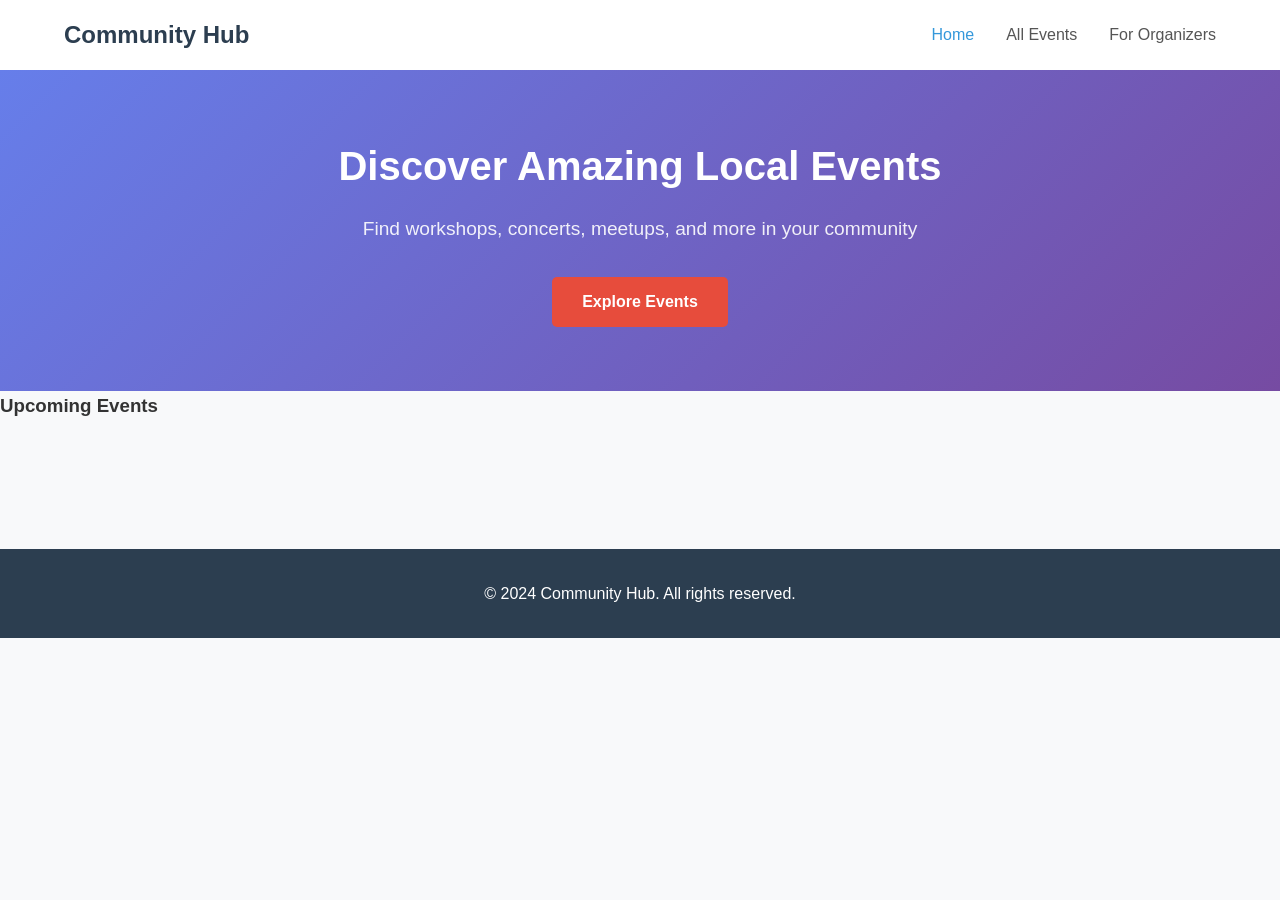
<file: index.html>
<!DOCTYPE html>
<html lang="en">
<head>
    <meta charset="UTF-8">
    <meta name="viewport" content="width=device-width, initial-scale=1.0">
    <title>Community Hub - Discover Local Events</title>
    <link rel="stylesheet" href="css/style.css">
</head>
<body>
    <header>
        <nav class="navbar">
            <div class="nav-brand">
                <h1>Community Hub</h1>
            </div>
            <div class="nav-links">
                <a href="index.html" class="active">Home</a>
                <a href="events.html">All Events</a>
                <a href="organizer-login.html">For Organizers</a>
            </div>
        </nav>
    </header>

    <main>
        <section class="hero">
            <div class="hero-content">
                <h2>Discover Amazing Local Events</h2>
                <p>Find workshops, concerts, meetups, and more in your community</p>
                <a href="events.html" class="cta-button">Explore Events</a>
            </div>
        </section>

        <section class="featured-events">
            <h3>Upcoming Events</h3>
            <div id="featuredEvents" class="events-grid">
                <!-- Events will be loaded by JavaScript -->
            </div>
        </section>
    </main>

    <footer>
        <p>&copy; 2024 Community Hub. All rights reserved.</p>
    </footer>

    <script src="js/main.js"></script>
    <script src="js/event-manager.js"></script>
</body>
</html>
</file>
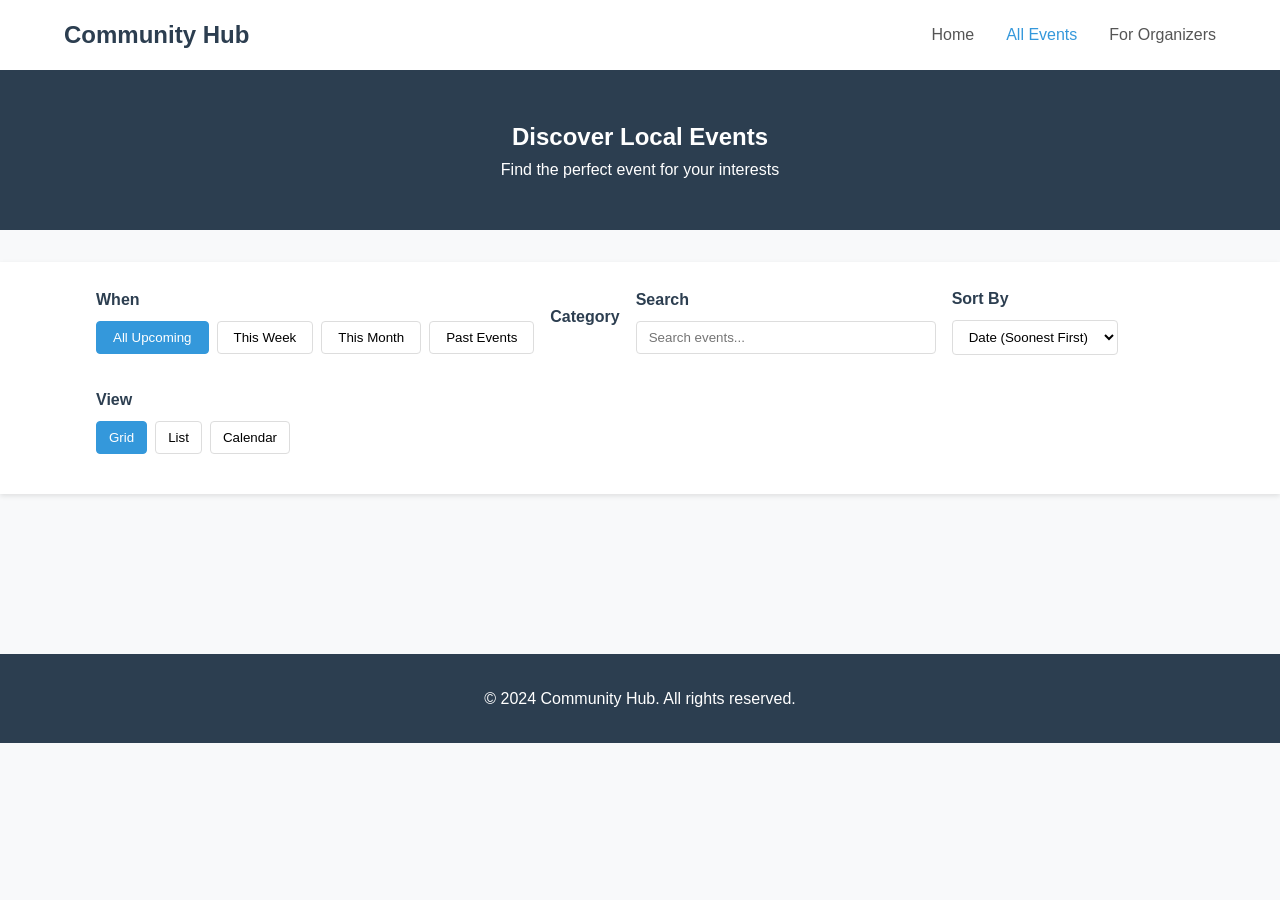
<file: events.html>
<!DOCTYPE html>
<html lang="en">
<head>
    <meta charset="UTF-8">
    <meta name="viewport" content="width=device-width, initial-scale=1.0">
    <title>All Events - Community Hub</title>
    <link rel="stylesheet" href="css/style.css">
</head>
<body>
    <header>
        <nav class="navbar">
            <div class="nav-brand">
                <h1>Community Hub</h1>
            </div>
            <div class="nav-links">
                <a href="index.html">Home</a>
                <a href="events.html" class="active">All Events</a>
                <a href="organizer-login.html">For Organizers</a>
            </div>
        </nav>
    </header>

    <main>
        <section class="page-header">
            <div class="container">
                <h2>Discover Local Events</h2>
                <p>Find the perfect event for your interests</p>
            </div>
        </section>

        <!-- Filters Section -->
        <section class="filters">
            <div class="container">
                <div class="filter-group">
                    <!-- Date Filters -->
                    <div class="filter-section">
                        <h4>When</h4>
                        <div class="filter-buttons">
                            <button class="filter-btn active" data-filter="date" data-value="all">All Upcoming</button>
                            <button class="filter-btn" data-filter="date" data-value="week">This Week</button>
                            <button class="filter-btn" data-filter="date" data-value="month">This Month</button>
                            <button class="filter-btn" data-filter="date" data-value="past">Past Events</button>
                        </div>
                    </div>

                    <!-- Category Filters -->
                    <div class="filter-section">
                        <h4>Category</h4>
                        <div class="filter-buttons" id="categoryFilters">
                            <!-- Categories will be loaded by JavaScript -->
                        </div>
                    </div>

                    <!-- Search -->
                    <div class="filter-section">
                        <h4>Search</h4>
                        <input type="text" id="searchInput" class="search-bar" placeholder="Search events...">
                    </div>

                    <!-- Sorting -->
                    <div class="filter-section">
                        <h4>Sort By</h4>
                        <select id="sortSelect" class="sort-select">
                            <option value="date-asc">Date (Soonest First)</option>
                            <option value="date-desc">Date (Latest First)</option>
                            <option value="title-asc">Title (A-Z)</option>
                            <option value="title-desc">Title (Z-A)</option>
                        </select>
                    </div>

                    <!-- View Toggle -->
                    <div class="filter-section">
                        <h4>View</h4>
                        <div class="view-toggle">
                            <button id="gridView" class="view-btn active">Grid</button>
                            <button id="listView" class="view-btn">List</button>
                            <button id="calendarView" class="view-btn">Calendar</button>
                        </div>
                    </div>
                </div>
            </div>
        </section>

        <!-- Events Display Area -->
        <section class="events-display">
            <div class="container">
                <div id="eventsContainer" class="events-grid">
                    <!-- Events will be loaded here by JavaScript -->
                </div>
                <div id="calendarContainer" class="calendar-view hidden">
                    <!-- Calendar will be loaded here -->
                </div>
                <div id="noEventsMessage" class="no-events hidden">
                    <p>No events found matching your criteria.</p>
                </div>
            </div>
        </section>
    </main>

    <footer>
        <p>&copy; 2024 Community Hub. All rights reserved.</p>
    </footer>

    <script src="js/events.js"></script>
    <script src="js/event-manager.js"></script>
</body>
</html>
</file>
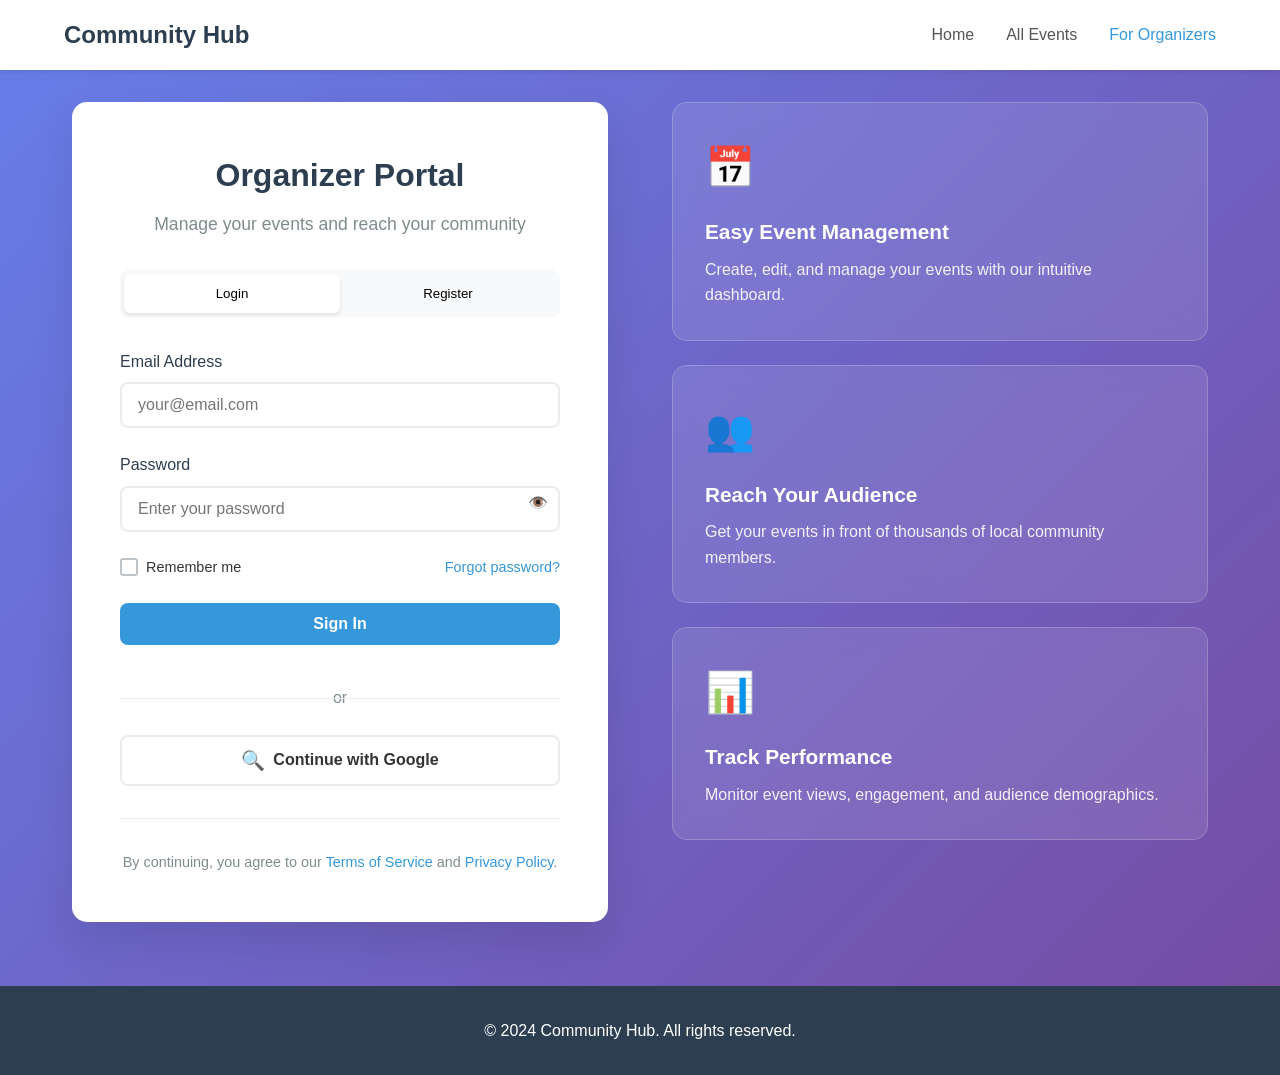
<file: organizer-dashboard.html>
<!DOCTYPE html>
<html lang="en">
<head>
    <meta charset="UTF-8">
    <meta name="viewport" content="width=device-width, initial-scale=1.0">
    <title>Organizer Dashboard - Community Hub</title>
    <link rel="stylesheet" href="css/style.css">
    <link rel="stylesheet" href="css/dashboard.css">
</head>
<body>
    <header>
        <nav class="navbar">
            <div class="nav-brand">
                <h1><a href="index.html" style="text-decoration: none; color: inherit;">Community Hub</a></h1>
            </div>
            <div class="nav-links">
                <a href="index.html">Home</a>
                <a href="events.html">All Events</a>
                <div class="user-menu">
                    <span id="userGreeting">Welcome, Organizer!</span>
                    <div class="dropdown">
                        <a href="create-event.html" class="dropdown-item">Create Event</a>
                        <a href="#" id="logoutButton" class="dropdown-item">Logout</a>
                    </div>
                </div>
            </div>
        </nav>
    </header>

    <main class="dashboard-container">
        <!-- Dashboard Header -->
        <section class="dashboard-header">
            <div class="header-content">
                <h1>Organizer Dashboard</h1>
                <p>Manage your events and track performance</p>
            </div>
            <a href="create-event.html" class="cta-button primary">
                + Create New Event
            </a>
        </section>

        <!-- Quick Stats -->
        <section class="stats-grid">
            <div class="stat-card">
                <div class="stat-icon total">📅</div>
                <div class="stat-info">
                    <h3 id="totalEvents">0</h3>
                    <p>Total Events</p>
                </div>
            </div>
            <div class="stat-card">
                <div class="stat-icon published">✅</div>
                <div class="stat-info">
                    <h3 id="publishedEvents">0</h3>
                    <p>Published</p>
                </div>
            </div>
            <div class="stat-card">
                <div class="stat-icon draft">📝</div>
                <div class="stat-info">
                    <h3 id="draftEvents">0</h3>
                    <p>Drafts</p>
                </div>
            </div>
            <div class="stat-card">
                <div class="stat-icon views">👁️</div>
                <div class="stat-info">
                    <h3 id="totalViews">0</h3>
                    <p>Total Views</p>
                </div>
            </div>
        </section>

        <!-- Main Content -->
        <div class="dashboard-content">
            <!-- Events Management -->
            <section class="dashboard-section">
                <div class="section-header">
                    <h2>Your Events</h2>
                    <div class="section-actions">
                        <select id="eventFilter" class="filter-select">
                            <option value="all">All Events</option>
                            <option value="published">Published</option>
                            <option value="draft">Drafts</option>
                            <option value="past">Past Events</option>
                        </select>
                        <input type="text" id="eventSearch" placeholder="Search events..." class="search-input">
                    </div>
                </div>

                <div class="events-table-container">
                    <table class="events-table">
                        <thead>
                            <tr>
                                <th>Event Title</th>
                                <th>Date & Time</th>
                                <th>Status</th>
                                <th>Views</th>
                                <th>Actions</th>
                            </tr>
                        </thead>
                        <tbody id="eventsTableBody">
                            <!-- Events will be loaded here -->
                        </tbody>
                    </table>
                    <div id="noEventsMessage" class="no-events-message">
                        <p>No events found. <a href="create-event.html">Create your first event!</a></p>
                    </div>
                </div>
            </section>

            <!-- Recent Activity -->
            <section class="dashboard-section">
                <div class="section-header">
                    <h2>Recent Activity</h2>
                </div>
                <div class="activity-list" id="activityList">
                    <!-- Activity items will be loaded here -->
                </div>
            </section>
        </div>

        <!-- Quick Actions Sidebar -->
        <aside class="dashboard-sidebar">
            <div class="sidebar-card">
                <h3>Quick Actions</h3>
                <div class="quick-actions">
                    <a href="create-event.html" class="quick-action">
                        <span class="action-icon">➕</span>
                        <span class="action-text">Create Event</span>
                    </a>
                    <a href="events.html" class="quick-action">
                        <span class="action-icon">👀</span>
                        <span class="action-text">View Public Site</span>
                    </a>
                    <button class="quick-action" id="exportEvents">
                        <span class="action-icon">📤</span>
                        <span class="action-text">Export Events</span>
                    </button>
                </div>
            </div>

            <div class="sidebar-card">
                <h3>Upcoming Events</h3>
                <div class="upcoming-events" id="upcomingEvents">
                    <!-- Upcoming events will be loaded here -->
                </div>
            </div>

            <div class="sidebar-card">
                <h3>Performance Tips</h3>
                <div class="tips-list">
                    <div class="tip-item">
                        <strong>Add high-quality images</strong>
                        <p>Events with images get 3x more views</p>
                    </div>
                    <div class="tip-item">
                        <strong>Write detailed descriptions</strong>
                        <p>Help attendees know what to expect</p>
                    </div>
                    <div class="tip-item">
                        <strong>Share on social media</strong>
                        <p>Increase visibility for your events</p>
                    </div>
                </div>
            </div>
        </aside>
    </main>

    <!-- Delete Confirmation Modal -->
    <div id="deleteModal" class="modal hidden">
        <div class="modal-content">
            <div class="modal-header">
                <h3>Delete Event</h3>
                <button class="modal-close">&times;</button>
            </div>
            <div class="modal-body">
                <p>Are you sure you want to delete "<span id="deleteEventTitle"></span>"?</p>
                <p class="warning-text">This action cannot be undone.</p>
            </div>
            <div class="modal-actions">
                <button class="btn-secondary" id="cancelDelete">Cancel</button>
                <button class="btn-danger" id="confirmDelete">Delete Event</button>
            </div>
        </div>
    </div>

    <footer>
        <p>&copy; 2024 Community Hub. All rights reserved.</p>
    </footer>

    <script src="js/dashboard.js"></script>
    <script src="js/event-manager.js"></script>
</body>
</html>
</file>
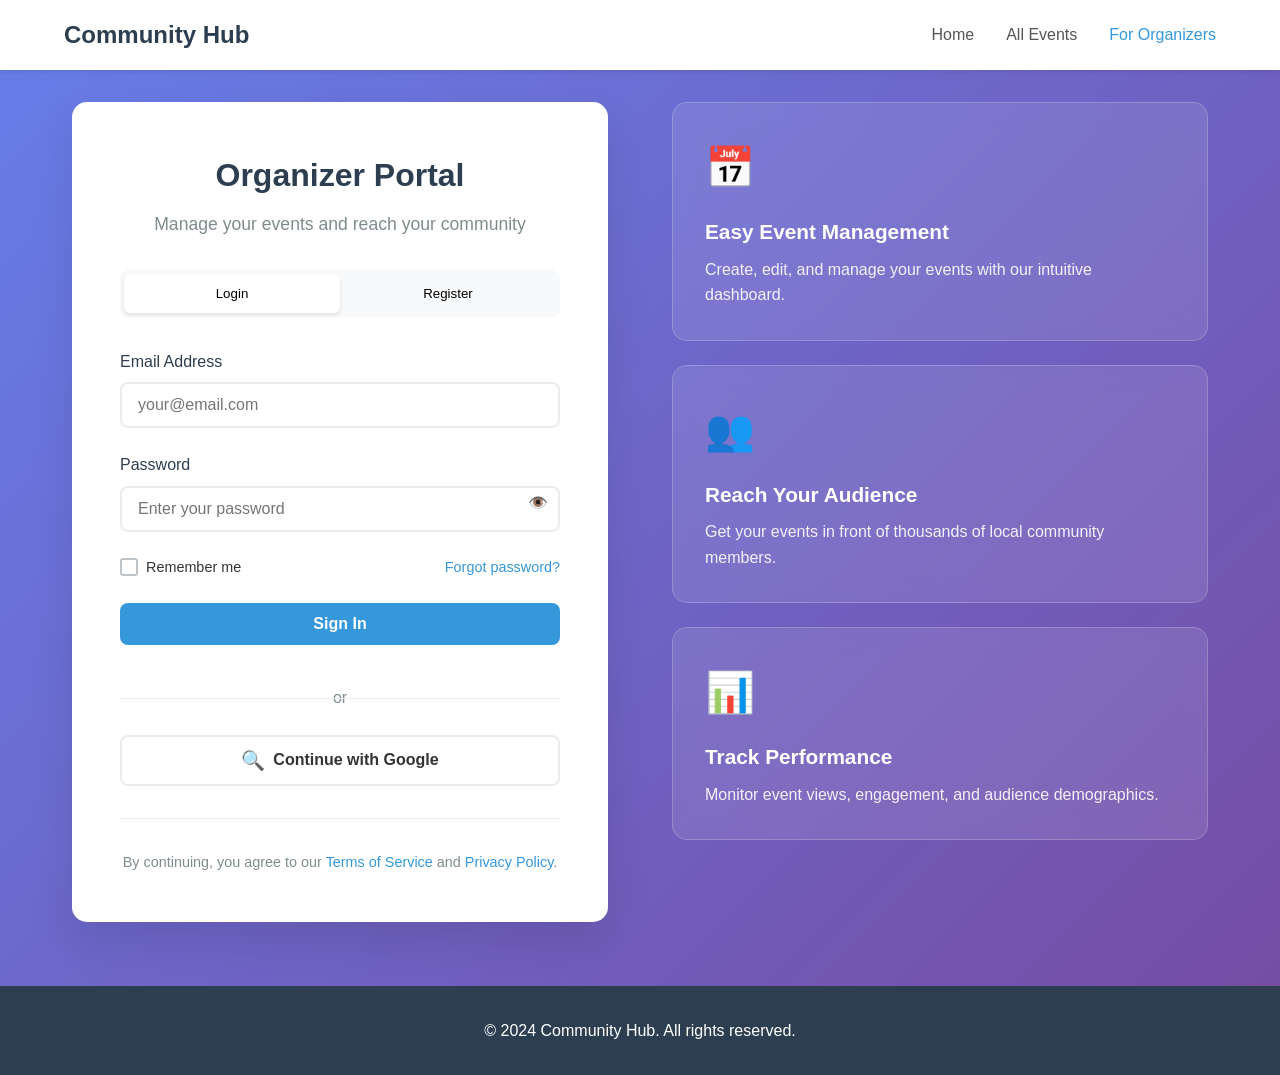
<file: organizer-login.html>
<!DOCTYPE html>
<html lang="en">
<head>
    <meta charset="UTF-8">
    <meta name="viewport" content="width=device-width, initial-scale=1.0">
    <title>Organizer Login - Community Hub</title>
    <link rel="stylesheet" href="css/style.css">
    <link rel="stylesheet" href="css/auth.css">
</head>
<body class="auth-page">
    <header>
        <nav class="navbar">
            <div class="nav-brand">
                <h1><a href="index.html" style="text-decoration: none; color: inherit;">Community Hub</a></h1>
            </div>
            <div class="nav-links">
                <a href="index.html">Home</a>
                <a href="events.html">All Events</a>
                <a href="organizer-login.html" class="active">For Organizers</a>
            </div>
        </nav>
    </header>

    <main class="auth-container">
        <div class="auth-card">
            <div class="auth-header">
                <h2>Organizer Portal</h2>
                <p>Manage your events and reach your community</p>
            </div>

            <div class="auth-tabs">
                <button class="auth-tab active" data-tab="login">Login</button>
                <button class="auth-tab" data-tab="register">Register</button>
            </div>

            <!-- Login Form -->
            <form id="loginForm" class="auth-form active">
                <div class="form-group">
                    <label for="loginEmail">Email Address</label>
                    <input type="email" id="loginEmail" required placeholder="your@email.com">
                </div>

                <div class="form-group">
                    <label for="loginPassword">Password</label>
                    <input type="password" id="loginPassword" required placeholder="Enter your password">
                    <div class="password-toggle" id="toggleLoginPassword">👁️</div>
                </div>

                <div class="form-options">
                    <label class="checkbox-label">
                        <input type="checkbox" id="rememberMe">
                        <span class="checkmark"></span>
                        Remember me
                    </label>
                    <a href="#" class="forgot-password">Forgot password?</a>
                </div>

                <button type="submit" class="auth-button primary">Sign In</button>

                <div class="auth-divider">
                    <span>or</span>
                </div>

                <button type="button" class="auth-button google-button">
                    <span class="google-icon">🔍</span>
                    Continue with Google
                </button>
            </form>

            <!-- Registration Form -->
            <form id="registerForm" class="auth-form">
                <div class="form-group">
                    <label for="registerName">Organization Name</label>
                    <input type="text" id="registerName" required placeholder="Your organization name">
                </div>

                <div class="form-group">
                    <label for="registerEmail">Email Address</label>
                    <input type="email" id="registerEmail" required placeholder="your@email.com">
                </div>

                <div class="form-group">
                    <label for="registerPassword">Password</label>
                    <input type="password" id="registerPassword" required placeholder="Create a password">
                    <div class="password-toggle" id="toggleRegisterPassword">👁️</div>
                    <div class="password-strength">
                        <div class="strength-bar"></div>
                        <span class="strength-text">Password strength</span>
                    </div>
                </div>

                <div class="form-group">
                    <label for="registerConfirmPassword">Confirm Password</label>
                    <input type="password" id="registerConfirmPassword" required placeholder="Confirm your password">
                    <div class="password-toggle" id="toggleConfirmPassword">👁️</div>
                </div>

                <div class="form-group">
                    <label for="organizationType">Organization Type</label>
                    <select id="organizationType" required>
                        <option value="">Select type</option>
                        <option value="nonprofit">Non-Profit</option>
                        <option value="business">Business</option>
                        <option value="community">Community Group</option>
                        <option value="educational">Educational</option>
                        <option value="other">Other</option>
                    </select>
                </div>

                <div class="form-options">
                    <label class="checkbox-label">
                        <input type="checkbox" id="acceptTerms" required>
                        <span class="checkmark"></span>
                        I agree to the <a href="#">Terms of Service</a> and <a href="#">Privacy Policy</a>
                    </label>
                </div>

                <button type="submit" class="auth-button primary">Create Account</button>
            </form>

            <div class="auth-footer">
                <p>By continuing, you agree to our <a href="#">Terms of Service</a> and <a href="#">Privacy Policy</a>.</p>
            </div>
        </div>

        <!-- Features Showcase -->
        <div class="auth-features">
            <div class="feature-card">
                <div class="feature-icon">📅</div>
                <h3>Easy Event Management</h3>
                <p>Create, edit, and manage your events with our intuitive dashboard.</p>
            </div>
            <div class="feature-card">
                <div class="feature-icon">👥</div>
                <h3>Reach Your Audience</h3>
                <p>Get your events in front of thousands of local community members.</p>
            </div>
            <div class="feature-card">
                <div class="feature-icon">📊</div>
                <h3>Track Performance</h3>
                <p>Monitor event views, engagement, and audience demographics.</p>
            </div>
        </div>
    </main>

    <!-- Forgot Password Modal -->
    <div id="forgotPasswordModal" class="modal hidden">
        <div class="modal-content">
            <div class="modal-header">
                <h3>Reset Password</h3>
                <button class="modal-close">&times;</button>
            </div>
            <div class="modal-body">
                <p>Enter your email address and we'll send you a link to reset your password.</p>
                <div class="form-group">
                    <label for="resetEmail">Email Address</label>
                    <input type="email" id="resetEmail" placeholder="your@email.com">
                </div>
                <button class="auth-button primary full-width">Send Reset Link</button>
            </div>
        </div>
    </div>

    <footer>
        <p>&copy; 2024 Community Hub. All rights reserved.</p>
    </footer>

    <script src="js/auth.js"></script>
    <script src="js/event-manager.js"></script>
</body>
</html>
</file>
<file: css/style.css>
* {
    margin: 0;
    padding: 0;
    box-sizing: border-box;
}

body {
    font-family: 'Segoe UI', Tahoma, Geneva, Verdana, sans-serif;
    line-height: 1.6;
    color: #333;
    background-color: #f8f9fa;
}

/* Navigation */
.navbar {
    display: flex;
    justify-content: space-between;
    align-items: center;
    padding: 1rem 5%;
    background: white;
    box-shadow: 0 2px 5px rgba(0,0,0,0.1);
}

.nav-brand h1 {
    color: #2c3e50;
}

.nav-links {
    display: flex;
    gap: 2rem;
}

.nav-links a {
    text-decoration: none;
    color: #555;
    font-weight: 500;
    transition: color 0.3s;
}

.nav-links a:hover,
.nav-links a.active {
    color: #3498db;
}

/* Hero Section */
.hero {
    background: linear-gradient(135deg, #667eea 0%, #764ba2 100%);
    color: white;
    padding: 4rem 2rem;
    text-align: center;
}

.hero-content h2 {
    font-size: 2.5rem;
    margin-bottom: 1rem;
}

.hero-content p {
    font-size: 1.2rem;
    margin-bottom: 2rem;
    opacity: 0.9;
}

.cta-button {
    display: inline-block;
    padding: 12px 30px;
    background: #e74c3c;
    color: white;
    text-decoration: none;
    border-radius: 5px;
    font-weight: bold;
    transition: background 0.3s;
}

.cta-button:hover {
    background: #c0392b;
}

/* Events Grid */
.events-grid {
    display: grid;
    grid-template-columns: repeat(auto-fit, minmax(300px, 1fr));
    gap: 2rem;
    padding: 2rem 5%;
}

.event-card {
    background: white;
    border-radius: 10px;
    overflow: hidden;
    box-shadow: 0 4px 6px rgba(0,0,0,0.1);
    transition: transform 0.3s;
}

.event-card:hover {
    transform: translateY(-5px);
}

.event-image {
    width: 100%;
    height: 200px;
    background: #ddd;
    display: flex;
    align-items: center;
    justify-content: center;
    color: #777;
}

.event-content {
    padding: 1.5rem;
}

.event-date {
    color: #e74c3c;
    font-weight: bold;
    margin-bottom: 0.5rem;
}

.event-title {
    font-size: 1.2rem;
    margin-bottom: 0.5rem;
    color: #2c3e50;
}

.event-location {
    color: #7f8c8d;
    margin-bottom: 1rem;
}

.event-description {
    color: #555;
    margin-bottom: 1rem;
}

.event-link {
    display: inline-block;
    padding: 8px 16px;
    background: #3498db;
    color: white;
    text-decoration: none;
    border-radius: 4px;
    font-size: 0.9rem;
}

/* Filters */
.filters {
    background: white;
    padding: 1.5rem 5%;
    margin: 2rem 0;
    box-shadow: 0 2px 5px rgba(0,0,0,0.1);
}

.filter-group {
    display: flex;
    gap: 1rem;
    flex-wrap: wrap;
    align-items: center;
}

.filter-btn {
    padding: 8px 16px;
    border: 1px solid #ddd;
    background: white;
    border-radius: 4px;
    cursor: pointer;
    transition: all 0.3s;
}

.filter-btn.active {
    background: #3498db;
    color: white;
    border-color: #3498db;
}

.search-bar {
    padding: 8px 12px;
    border: 1px solid #ddd;
    border-radius: 4px;
    width: 300px;
}

/* Footer */
footer {
    text-align: center;
    padding: 2rem;
    background: #2c3e50;
    color: white;
    margin-top: 4rem;
}

/* Events Page Specific Styles */
.page-header {
    background: #2c3e50;
    color: white;
    padding: 3rem 2rem;
    text-align: center;
}

.container {
    max-width: 1200px;
    margin: 0 auto;
    padding: 0 2rem;
}

/* Enhanced Filters */
.filter-section {
    margin-bottom: 1rem;
}

.filter-section h4 {
    margin-bottom: 0.5rem;
    color: #2c3e50;
}

.filter-buttons {
    display: flex;
    gap: 0.5rem;
    flex-wrap: wrap;
}

.view-toggle {
    display: flex;
    gap: 0.5rem;
}

.view-btn {
    padding: 8px 12px;
    border: 1px solid #ddd;
    background: white;
    border-radius: 4px;
    cursor: pointer;
    transition: all 0.3s;
}

.view-btn.active {
    background: #3498db;
    color: white;
    border-color: #3498db;
}

.sort-select {
    padding: 8px 12px;
    border: 1px solid #ddd;
    border-radius: 4px;
    background: white;
}

/* List View */
.events-list {
    display: flex;
    flex-direction: column;
    gap: 1rem;
}

.event-list-item {
    display: flex;
    background: white;
    border-radius: 10px;
    overflow: hidden;
    box-shadow: 0 2px 4px rgba(0,0,0,0.1);
}

.event-list-image {
    width: 200px;
    height: 150px;
    background: #ddd;
    display: flex;
    align-items: center;
    justify-content: center;
}

.event-list-content {
    padding: 1.5rem;
    flex: 1;
}

/* Calendar View */
.calendar-view {
    background: white;
    border-radius: 10px;
    padding: 2rem;
    box-shadow: 0 2px 4px rgba(0,0,0,0.1);
}

.calendar-header {
    display: flex;
    justify-content: space-between;
    align-items: center;
    margin-bottom: 2rem;
}

.calendar-grid {
    display: grid;
    grid-template-columns: repeat(7, 1fr);
    gap: 1px;
    background: #ddd;
    border: 1px solid #ddd;
}

.calendar-day {
    background: white;
    padding: 0.5rem;
    min-height: 100px;
    border: 1px solid #eee;
}

.calendar-day-header {
    background: #f8f9fa;
    font-weight: bold;
    text-align: center;
    padding: 0.5rem;
}

.calendar-date {
    font-weight: bold;
    margin-bottom: 0.5rem;
}

.calendar-event {
    background: #3498db;
    color: white;
    padding: 2px 4px;
    margin-bottom: 2px;
    border-radius: 2px;
    font-size: 0.8rem;
    cursor: pointer;
}

.calendar-event:hover {
    background: #2980b9;
}

/* Utility Classes */
.hidden {
    display: none !important;
}

.no-events {
    text-align: center;
    padding: 3rem;
    color: #7f8c8d;
}

.loading {
    text-align: center;
    padding: 2rem;
    color: #7f8c8d;
}

/* Event categories color coding */
.category-music { border-left: 4px solid #e74c3c; }
.category-workshop { border-left: 4px solid #3498db; }
.category-sports { border-left: 4px solid #2ecc71; }
.category-networking { border-left: 4px solid #f39c12; }
.category-food { border-left: 4px solid #9b59b6; }
.category-other { border-left: 4px solid #95a5a6; }

/* Event Detail Page Styles */
.event-detail-container {
    max-width: 1200px;
    margin: 0 auto;
    padding: 0 2rem;
}

.back-nav {
    padding: 1rem 0;
}

.back-link {
    color: #3498db;
    text-decoration: none;
    font-weight: 500;
}

.back-link:hover {
    text-decoration: underline;
}

/* Event Header */
.event-header {
    display: grid;
    grid-template-columns: 2fr 1fr;
    gap: 2rem;
    margin-bottom: 3rem;
}

.event-hero-image {
    height: 400px;
    background: #ddd;
    border-radius: 10px;
    overflow: hidden;
    display: flex;
    align-items: center;
    justify-content: center;
    color: #777;
}

.event-hero-image img {
    width: 100%;
    height: 100%;
    object-fit: cover;
}

.event-basic-info {
    padding: 2rem;
    background: white;
    border-radius: 10px;
    box-shadow: 0 4px 6px rgba(0,0,0,0.1);
    height: fit-content;
}

.event-category-badge {
    display: inline-block;
    padding: 4px 12px;
    background: #3498db;
    color: white;
    border-radius: 20px;
    font-size: 0.8rem;
    font-weight: bold;
    margin-bottom: 1rem;
}

.event-basic-info h1 {
    font-size: 2rem;
    margin-bottom: 1.5rem;
    color: #2c3e50;
}

.event-meta {
    margin-bottom: 2rem;
}

.meta-item {
    display: flex;
    align-items: center;
    margin-bottom: 0.8rem;
    color: #555;
}

.meta-icon {
    margin-right: 0.8rem;
    font-size: 1.1rem;
}

.event-actions {
    display: flex;
    flex-direction: column;
    gap: 1rem;
}

.cta-button.primary {
    background: #e74c3c;
    color: white;
    padding: 12px 24px;
    text-align: center;
    text-decoration: none;
    border-radius: 5px;
    font-weight: bold;
    border: none;
    cursor: pointer;
    transition: background 0.3s;
}

.cta-button.primary:hover {
    background: #c0392b;
}

.cta-button.secondary {
    background: #ecf0f1;
    color: #2c3e50;
    padding: 10px 20px;
    text-align: center;
    border: none;
    border-radius: 5px;
    cursor: pointer;
    transition: background 0.3s;
}

.cta-button.secondary:hover {
    background: #bdc3c7;
}

/* Event Content Layout */
.event-content {
    display: grid;
    grid-template-columns: 2fr 1fr;
    gap: 3rem;
    margin-bottom: 4rem;
}

.detail-section {
    background: white;
    padding: 2rem;
    border-radius: 10px;
    box-shadow: 0 2px 4px rgba(0,0,0,0.1);
    margin-bottom: 2rem;
}

.detail-section h3 {
    color: #2c3e50;
    margin-bottom: 1.5rem;
    font-size: 1.5rem;
}

.event-description {
    line-height: 1.8;
    color: #555;
}

.event-description p {
    margin-bottom: 1rem;
}

/* Location Section */
.location-details {
    margin-top: 1rem;
}

.event-address {
    font-size: 1.1rem;
    color: #2c3e50;
    margin-bottom: 1.5rem;
    padding: 1rem;
    background: #f8f9fa;
    border-radius: 5px;
    border-left: 4px solid #3498db;
}

.event-map {
    height: 300px;
    background: #ecf0f1;
    border-radius: 8px;
    margin-bottom: 1.5rem;
    border: 1px solid #bdc3c7;
}

.transport-options h4 {
    margin-bottom: 1rem;
    color: #2c3e50;
}

.transport-icons {
    display: flex;
    gap: 1rem;
}

.transport-icon {
    font-size: 1.5rem;
    cursor: help;
}

/* Organizer Section */
.organizer-info {
    display: flex;
    justify-content: between;
    align-items: center;
    gap: 2rem;
}

.organizer-details {
    flex: 1;
    font-size: 1.1rem;
    color: #555;
}

.contact-link {
    padding: 10px 20px;
    background: #3498db;
    color: white;
    text-decoration: none;
    border-radius: 5px;
    transition: background 0.3s;
}

.contact-link:hover {
    background: #2980b9;
}

/* Sidebar */
.sidebar-card {
    background: white;
    padding: 1.5rem;
    border-radius: 10px;
    box-shadow: 0 2px 4px rgba(0,0,0,0.1);
    margin-bottom: 2rem;
}

.sidebar-card h4 {
    color: #2c3e50;
    margin-bottom: 1rem;
    font-size: 1.2rem;
}

.detail-list {
    display: flex;
    flex-direction: column;
    gap: 0.8rem;
}

.detail-item {
    display: flex;
    justify-content: space-between;
    padding: 0.5rem 0;
    border-bottom: 1px solid #ecf0f1;
}

.detail-item:last-child {
    border-bottom: none;
}

/* Share Buttons */
.share-buttons {
    display: flex;
    flex-direction: column;
    gap: 0.5rem;
}

.share-btn {
    padding: 8px 12px;
    border: none;
    border-radius: 4px;
    color: white;
    cursor: pointer;
    transition: opacity 0.3s;
}

.share-btn:hover {
    opacity: 0.9;
}

.share-btn.facebook { background: #3b5998; }
.share-btn.twitter { background: #1da1f2; }
.share-btn.linkedin { background: #0077b5; }
.share-btn.copy-link { background: #7f8c8d; }

/* Similar Events */
.similar-event-item {
    padding: 1rem;
    border: 1px solid #ecf0f1;
    border-radius: 5px;
    margin-bottom: 0.8rem;
    cursor: pointer;
    transition: background 0.3s;
}

.similar-event-item:hover {
    background: #f8f9fa;
}

.similar-event-title {
    font-weight: bold;
    margin-bottom: 0.3rem;
    color: #2c3e50;
}

.similar-event-date {
    font-size: 0.9rem;
    color: #7f8c8d;
}

/* Modal Styles */
.modal {
    position: fixed;
    top: 0;
    left: 0;
    width: 100%;
    height: 100%;
    background: rgba(0,0,0,0.5);
    display: flex;
    align-items: center;
    justify-content: center;
    z-index: 1000;
}

.modal-content {
    background: white;
    border-radius: 10px;
    width: 90%;
    max-width: 500px;
    box-shadow: 0 10px 30px rgba(0,0,0,0.3);
}

.modal-header {
    display: flex;
    justify-content: space-between;
    align-items: center;
    padding: 1.5rem;
    border-bottom: 1px solid #ecf0f1;
}

.modal-header h3 {
    margin: 0;
    color: #2c3e50;
}

.modal-close {
    background: none;
    border: none;
    font-size: 1.5rem;
    cursor: pointer;
    color: #7f8c8d;
}

.modal-body {
    padding: 1.5rem;
}

.share-options {
    display: flex;
    gap: 1rem;
    margin-top: 1rem;
}

.share-url {
    flex: 1;
    padding: 8px 12px;
    border: 1px solid #bdc3c7;
    border-radius: 4px;
    background: #f8f9fa;
}

/* Responsive Design for Event Detail */
@media (max-width: 968px) {
    .event-header {
        grid-template-columns: 1fr;
    }
    
    .event-content {
        grid-template-columns: 1fr;
    }
    
    .organizer-info {
        flex-direction: column;
        align-items: flex-start;
        gap: 1rem;
    }
}

@media (max-width: 768px) {
    .event-detail-container {
        padding: 0 1rem;
    }
    
    .event-hero-image {
        height: 250px;
    }
    
    .event-basic-info h1 {
        font-size: 1.5rem;
    }
    
    .share-options {
        flex-direction: column;
    }
}

/* Responsive Design */
@media (max-width: 768px) {
    .navbar {
        flex-direction: column;
        gap: 1rem;
    }
    
    .nav-links {
        gap: 1rem;
    }
    
    .hero-content h2 {
        font-size: 2rem;
    }
    
    .search-bar {
        width: 100%;
    }
    
    .filter-group {
        justify-content: center;
    }
}
</file>
<file: css/dashboard.css>
/* Dashboard Styles */
.dashboard-container {
    max-width: 1400px;
    margin: 0 auto;
    padding: 2rem;
}

/* Dashboard Header */
.dashboard-header {
    display: flex;
    justify-content: space-between;
    align-items: flex-start;
    margin-bottom: 2rem;
    padding-bottom: 2rem;
    border-bottom: 1px solid #e9ecef;
}

.header-content h1 {
    color: #2c3e50;
    margin-bottom: 0.5rem;
    font-size: 2.5rem;
}

.header-content p {
    color: #7f8c8d;
    font-size: 1.1rem;
}

/* User Menu */
.user-menu {
    position: relative;
    display: inline-block;
}

.user-menu:hover .dropdown {
    display: block;
}

.dropdown {
    display: none;
    position: absolute;
    top: 100%;
    right: 0;
    background: white;
    border: 1px solid #e9ecef;
    border-radius: 8px;
    box-shadow: 0 4px 6px rgba(0,0,0,0.1);
    min-width: 150px;
    z-index: 1000;
}

.dropdown-item {
    display: block;
    padding: 0.8rem 1rem;
    color: #2c3e50;
    text-decoration: none;
    border-bottom: 1px solid #f8f9fa;
    transition: background 0.3s;
}

.dropdown-item:hover {
    background: #f8f9fa;
}

.dropdown-item:last-child {
    border-bottom: none;
}

/* Stats Grid */
.stats-grid {
    display: grid;
    grid-template-columns: repeat(auto-fit, minmax(200px, 1fr));
    gap: 1.5rem;
    margin-bottom: 3rem;
}

.stat-card {
    background: white;
    padding: 1.5rem;
    border-radius: 10px;
    box-shadow: 0 2px 4px rgba(0,0,0,0.1);
    display: flex;
    align-items: center;
    gap: 1rem;
    transition: transform 0.3s;
}

.stat-card:hover {
    transform: translateY(-2px);
}

.stat-icon {
    font-size: 2rem;
    width: 60px;
    height: 60px;
    display: flex;
    align-items: center;
    justify-content: center;
    border-radius: 10px;
}

.stat-icon.total { background: #e3f2fd; }
.stat-icon.published { background: #e8f5e8; }
.stat-icon.draft { background: #fff3e0; }
.stat-icon.views { background: #f3e5f5; }

.stat-info h3 {
    font-size: 2rem;
    color: #2c3e50;
    margin-bottom: 0.25rem;
}

.stat-info p {
    color: #7f8c8d;
    font-size: 0.9rem;
}

/* Dashboard Content Layout */
.dashboard-content {
    display: grid;
    grid-template-columns: 2fr 1fr;
    gap: 2rem;
}

/* Section Styles */
.dashboard-section {
    background: white;
    border-radius: 10px;
    padding: 2rem;
    box-shadow: 0 2px 4px rgba(0,0,0,0.1);
    margin-bottom: 2rem;
}

.section-header {
    display: flex;
    justify-content: space-between;
    align-items: center;
    margin-bottom: 1.5rem;
}

.section-header h2 {
    color: #2c3e50;
    font-size: 1.5rem;
}

.section-actions {
    display: flex;
    gap: 1rem;
    align-items: center;
}

.filter-select, .search-input {
    padding: 8px 12px;
    border: 1px solid #e9ecef;
    border-radius: 6px;
    font-size: 0.9rem;
}

.search-input {
    width: 200px;
}

/* Events Table */
.events-table-container {
    overflow-x: auto;
}

.events-table {
    width: 100%;
    border-collapse: collapse;
}

.events-table th {
    background: #f8f9fa;
    padding: 1rem;
    text-align: left;
    font-weight: 600;
    color: #2c3e50;
    border-bottom: 2px solid #e9ecef;
}

.events-table td {
    padding: 1rem;
    border-bottom: 1px solid #e9ecef;
    vertical-align: middle;
}

.events-table tr:hover {
    background: #f8f9fa;
}

/* Status Badges */
.status-badge {
    padding: 4px 8px;
    border-radius: 12px;
    font-size: 0.8rem;
    font-weight: 600;
    text-transform: uppercase;
}

.status-published {
    background: #d4edda;
    color: #155724;
}

.status-draft {
    background: #fff3cd;
    color: #856404;
}

.status-pending {
    background: #cce7ff;
    color: #004085;
}

/* Action Buttons */
.action-buttons {
    display: flex;
    gap: 0.5rem;
}

.btn-sm {
    padding: 6px 12px;
    border: none;
    border-radius: 4px;
    font-size: 0.8rem;
    cursor: pointer;
    transition: all 0.3s;
}

.btn-edit {
    background: #3498db;
    color: white;
}

.btn-edit:hover {
    background: #2980b9;
}

.btn-delete {
    background: #e74c3c;
    color: white;
}

.btn-delete:hover {
    background: #c0392b;
}

.btn-view {
    background: #2ecc71;
    color: white;
}

.btn-view:hover {
    background: #27ae60;
}

/* No Events Message */
.no-events-message {
    text-align: center;
    padding: 3rem;
    color: #7f8c8d;
}

.no-events-message a {
    color: #3498db;
    text-decoration: none;
}

.no-events-message a:hover {
    text-decoration: underline;
}

/* Activity List */
.activity-list {
    display: flex;
    flex-direction: column;
    gap: 1rem;
}

.activity-item {
    display: flex;
    align-items: center;
    gap: 1rem;
    padding: 1rem;
    background: #f8f9fa;
    border-radius: 8px;
}

.activity-icon {
    width: 40px;
    height: 40px;
    border-radius: 50%;
    display: flex;
    align-items: center;
    justify-content: center;
    font-size: 1.2rem;
}

.activity-icon.created { background: #d4edda; color: #155724; }
.activity-icon.updated { background: #cce7ff; color: #004085; }
.activity-icon.published { background: #fff3cd; color: #856404; }

.activity-content {
    flex: 1;
}

.activity-title {
    font-weight: 600;
    color: #2c3e50;
    margin-bottom: 0.25rem;
}

.activity-time {
    font-size: 0.8rem;
    color: #7f8c8d;
}

/* Sidebar */
.dashboard-sidebar {
    display: flex;
    flex-direction: column;
    gap: 1.5rem;
}

.sidebar-card {
    background: white;
    border-radius: 10px;
    padding: 1.5rem;
    box-shadow: 0 2px 4px rgba(0,0,0,0.1);
}

.sidebar-card h3 {
    color: #2c3e50;
    margin-bottom: 1rem;
    font-size: 1.2rem;
}

/* Quick Actions */
.quick-actions {
    display: flex;
    flex-direction: column;
    gap: 0.5rem;
}

.quick-action {
    display: flex;
    align-items: center;
    gap: 0.8rem;
    padding: 0.8rem;
    background: #f8f9fa;
    border: none;
    border-radius: 6px;
    text-decoration: none;
    color: #2c3e50;
    transition: background 0.3s;
    cursor: pointer;
}

.quick-action:hover {
    background: #e9ecef;
}

.action-icon {
    font-size: 1.2rem;
}

.action-text {
    font-weight: 500;
}

/* Upcoming Events */
.upcoming-events {
    display: flex;
    flex-direction: column;
    gap: 0.8rem;
}

.upcoming-event {
    padding: 0.8rem;
    background: #f8f9fa;
    border-radius: 6px;
    border-left: 4px solid #3498db;
}

.upcoming-event-title {
    font-weight: 600;
    margin-bottom: 0.25rem;
    color: #2c3e50;
}

.upcoming-event-date {
    font-size: 0.8rem;
    color: #7f8c8d;
}

/* Tips List */
.tips-list {
    display: flex;
    flex-direction: column;
    gap: 1rem;
}

.tip-item {
    padding-bottom: 1rem;
    border-bottom: 1px solid #e9ecef;
}

.tip-item:last-child {
    padding-bottom: 0;
    border-bottom: none;
}

.tip-item strong {
    color: #2c3e50;
    display: block;
    margin-bottom: 0.25rem;
}

.tip-item p {
    color: #7f8c8d;
    font-size: 0.9rem;
    margin: 0;
}

/* Modal Enhancements */
.modal-actions {
    display: flex;
    gap: 1rem;
    justify-content: flex-end;
    margin-top: 1.5rem;
}

.btn-secondary {
    padding: 10px 20px;
    border: 1px solid #bdc3c7;
    background: white;
    color: #2c3e50;
    border-radius: 6px;
    cursor: pointer;
    transition: all 0.3s;
}

.btn-secondary:hover {
    background: #f8f9fa;
}

.btn-danger {
    padding: 10px 20px;
    border: none;
    background: #e74c3c;
    color: white;
    border-radius: 6px;
    cursor: pointer;
    transition: background 0.3s;
}

.btn-danger:hover {
    background: #c0392b;
}

.warning-text {
    color: #e74c3c;
    font-weight: 500;
    margin-top: 0.5rem;
}

/* Create Event Page Styles */
.create-event-container {
    max-width: 1200px;
    margin: 0 auto;
    padding: 2rem;
}

.create-event-header {
    display: flex;
    justify-content: space-between;
    align-items: flex-start;
    margin-bottom: 2rem;
    padding-bottom: 2rem;
    border-bottom: 1px solid #e9ecef;
}

.header-content h1 {
    color: #2c3e50;
    margin-bottom: 0.5rem;
    font-size: 2.5rem;
}

.header-content p {
    color: #7f8c8d;
    font-size: 1.1rem;
}

.header-actions {
    display: flex;
    gap: 1rem;
}

/* Form Layout */
.event-form {
    background: white;
    border-radius: 10px;
    overflow: hidden;
}

.form-layout {
    display: grid;
    grid-template-columns: 2fr 1fr;
    gap: 2rem;
}

.form-main {
    padding: 2rem;
}

.form-sidebar {
    padding: 2rem;
    background: #f8f9fa;
    border-left: 1px solid #e9ecef;
}

/* Form Sections */
.form-section {
    margin-bottom: 3rem;
    padding-bottom: 2rem;
    border-bottom: 1px solid #e9ecef;
}

.form-section:last-of-type {
    border-bottom: none;
    margin-bottom: 0;
}

.form-section h2 {
    color: #2c3e50;
    margin-bottom: 1.5rem;
    font-size: 1.3rem;
    padding-bottom: 0.5rem;
    border-bottom: 2px solid #3498db;
}

/* Form Grid */
.form-grid {
    display: grid;
    grid-template-columns: 1fr 1fr;
    gap: 1rem;
}

.form-group.full-width {
    grid-column: 1 / -1;
}

/* Enhanced Form Styles */
.form-group {
    margin-bottom: 1.5rem;
}

.form-group label {
    display: block;
    margin-bottom: 0.5rem;
    color: #2c3e50;
    font-weight: 500;
}

.form-group input,
.form-group select,
.form-group textarea {
    width: 100%;
    padding: 12px 16px;
    border: 2px solid #e9ecef;
    border-radius: 8px;
    font-size: 1rem;
    transition: all 0.3s;
    font-family: inherit;
}

.form-group input:focus,
.form-group select:focus,
.form-group textarea:focus {
    outline: none;
    border-color: #3498db;
    box-shadow: 0 0 0 3px rgba(52, 152, 219, 0.1);
}

.form-group textarea {
    resize: vertical;
    min-height: 100px;
}

.help-text {
    font-size: 0.8rem;
    color: #7f8c8d;
    margin-top: 0.5rem;
}

.char-counter {
    text-align: right;
    font-size: 0.8rem;
    color: #7f8c8d;
    margin-top: 0.25rem;
}

/* Price Input */
.price-input {
    position: relative;
}

.currency-symbol {
    position: absolute;
    left: 12px;
    top: 50%;
    transform: translateY(-50%);
    color: #7f8c8d;
    font-weight: 500;
}

.price-input input {
    padding-left: 30px;
}

/* Checkbox Group */
.checkbox-group {
    display: flex;
    gap: 1rem;
    flex-wrap: wrap;
}

.checkbox-group .checkbox-label {
    display: flex;
    align-items: center;
    gap: 0.5rem;
}

/* Image Upload */
.image-upload-area {
    border: 2px dashed #bdc3c7;
    border-radius: 8px;
    padding: 2rem;
    text-align: center;
    cursor: pointer;
    transition: all 0.3s;
    position: relative;
    min-height: 200px;
    display: flex;
    align-items: center;
    justify-content: center;
}

.image-upload-area:hover {
    border-color: #3498db;
    background: #f8f9fa;
}

.upload-placeholder .upload-icon {
    font-size: 3rem;
    margin-bottom: 1rem;
    opacity: 0.5;
}

.upload-placeholder p {
    font-weight: 500;
    color: #2c3e50;
    margin-bottom: 0.5rem;
}

.upload-hint {
    font-size: 0.8rem;
    color: #7f8c8d;
}

.image-preview {
    position: relative;
    max-width: 100%;
}

#previewImage {
    max-width: 100%;
    max-height: 300px;
    border-radius: 8px;
}

.remove-image {
    position: absolute;
    top: -10px;
    right: -10px;
    width: 30px;
    height: 30px;
    border: none;
    background: #e74c3c;
    color: white;
    border-radius: 50%;
    cursor: pointer;
    font-size: 1.2rem;
    display: flex;
    align-items: center;
    justify-content: center;
}

.remove-image:hover {
    background: #c0392b;
}

/* Location Map */
.location-map-preview {
    height: 200px;
    background: #ecf0f1;
    border-radius: 8px;
    border: 1px solid #bdc3c7;
    display: flex;
    align-items: center;
    justify-content: center;
    color: #7f8c8d;
}

.map-placeholder {
    text-align: center;
}

/* Sidebar Cards */
.form-sidebar .sidebar-card {
    background: white;
    border-radius: 8px;
    padding: 1.5rem;
    box-shadow: 0 2px 4px rgba(0,0,0,0.1);
    margin-bottom: 1.5rem;
}

.form-sidebar .sidebar-card h3 {
    color: #2c3e50;
    margin-bottom: 1rem;
    font-size: 1.1rem;
}

/* Event Meta Preview */
.event-meta-preview {
    display: flex;
    flex-direction: column;
    gap: 0.8rem;
}

.meta-item {
    display: flex;
    justify-content: space-between;
    padding: 0.5rem 0;
    border-bottom: 1px solid #f8f9fa;
}

.meta-item:last-child {
    border-bottom: none;
}

.meta-item strong {
    color: #2c3e50;
}

.meta-item span {
    color: #7f8c8d;
    text-align: right;
}

/* Publish Actions */
.publish-actions {
    display: flex;
    flex-direction: column;
    gap: 0.8rem;
}

.full-width {
    width: 100%;
}

.btn-primary {
    background: #3498db;
    color: white;
    padding: 12px 24px;
    border: none;
    border-radius: 6px;
    font-weight: 600;
    cursor: pointer;
    transition: background 0.3s;
}

.btn-primary:hover {
    background: #2980b9;
}

.btn-secondary {
    background: #ecf0f1;
    color: #2c3e50;
    padding: 10px 20px;
    border: 1px solid #bdc3c7;
    border-radius: 6px;
    text-decoration: none;
    display: inline-block;
    text-align: center;
    cursor: pointer;
    transition: all 0.3s;
}

.btn-secondary:hover {
    background: #bdc3c7;
}

.btn-sm {
    padding: 6px 12px;
    font-size: 0.9rem;
}

/* Modal Enhancements */
.modal-content.large {
    max-width: 800px;
    width: 90%;
}

#eventPreviewContent {
    max-height: 60vh;
    overflow-y: auto;
}

/* Responsive Design */
@media (max-width: 968px) {
    .form-layout {
        grid-template-columns: 1fr;
    }
    
    .form-sidebar {
        border-left: none;
        border-top: 1px solid #e9ecef;
    }
    
    .create-event-header {
        flex-direction: column;
        gap: 1rem;
    }
}

@media (max-width: 768px) {
    .create-event-container {
        padding: 1rem;
    }
    
    .form-main,
    .form-sidebar {
        padding: 1.5rem;
    }
    
    .form-grid {
        grid-template-columns: 1fr;
    }
    
    .form-section {
        margin-bottom: 2rem;
        padding-bottom: 1.5rem;
    }
}

@media (max-width: 480px) {
    .checkbox-group {
        flex-direction: column;
        gap: 0.5rem;
    }
    
    .header-actions {
        flex-direction: column;
        width: 100%;
    }
    
    .header-actions .btn-secondary {
        text-align: center;
    }
}

/* Responsive Design */
@media (max-width: 1200px) {
    .dashboard-content {
        grid-template-columns: 1fr;
    }
    
    .dashboard-sidebar {
        order: -1;
    }
}

@media (max-width: 768px) {
    .dashboard-container {
        padding: 1rem;
    }
    
    .dashboard-header {
        flex-direction: column;
        gap: 1rem;
    }
    
    .section-header {
        flex-direction: column;
        gap: 1rem;
        align-items: flex-start;
    }
    
    .section-actions {
        width: 100%;
        justify-content: space-between;
    }
    
    .search-input {
        width: 150px;
    }
    
    .stats-grid {
        grid-template-columns: repeat(2, 1fr);
    }
    
    .action-buttons {
        flex-direction: column;
    }
}

@media (max-width: 480px) {
    .stats-grid {
        grid-template-columns: 1fr;
    }
    
    .section-actions {
        flex-direction: column;
        gap: 0.5rem;
    }
    
    .search-input {
        width: 100%;
    }
}
</file>
<file: css/auth.css>
/* Authentication Pages */
.auth-page {
    background: linear-gradient(135deg, #667eea 0%, #764ba2 100%);
    min-height: 100vh;
}

.auth-container {
    display: grid;
    grid-template-columns: 1fr 1fr;
    gap: 4rem;
    max-width: 1200px;
    margin: 2rem auto;
    padding: 0 2rem;
    align-items: start;
}

.auth-card {
    background: white;
    border-radius: 15px;
    padding: 3rem;
    box-shadow: 0 20px 40px rgba(0,0,0,0.1);
}

.auth-header {
    text-align: center;
    margin-bottom: 2rem;
}

.auth-header h2 {
    color: #2c3e50;
    margin-bottom: 0.5rem;
    font-size: 2rem;
}

.auth-header p {
    color: #7f8c8d;
    font-size: 1.1rem;
}

.auth-tabs {
    display: flex;
    background: #f8f9fa;
    border-radius: 8px;
    padding: 4px;
    margin-bottom: 2rem;
}

.auth-tab {
    flex: 1;
    padding: 12px;
    border: none;
    background: transparent;
    border-radius: 6px;
    cursor: pointer;
    font-weight: 500;
    transition: all 0.3s;
}

.auth-tab.active {
    background: white;
    box-shadow: 0 2px 4px rgba(0,0,0,0.1);
}

.auth-form {
    display: none;
}

.auth-form.active {
    display: block;
}

.form-group {
    margin-bottom: 1.5rem;
    position: relative;
}

.form-group label {
    display: block;
    margin-bottom: 0.5rem;
    color: #2c3e50;
    font-weight: 500;
}

.form-group input,
.form-group select {
    width: 100%;
    padding: 12px 16px;
    border: 2px solid #e9ecef;
    border-radius: 8px;
    font-size: 1rem;
    transition: border-color 0.3s;
}

.form-group input:focus,
.form-group select:focus {
    outline: none;
    border-color: #3498db;
}

.password-toggle {
    position: absolute;
    right: 12px;
    top: 38px;
    cursor: pointer;
    user-select: none;
}

.form-options {
    display: flex;
    justify-content: space-between;
    align-items: center;
    margin-bottom: 1.5rem;
}

.checkbox-label {
    display: flex;
    align-items: center;
    cursor: pointer;
    font-size: 0.9rem;
}

.checkbox-label input {
    display: none;
}

.checkmark {
    width: 18px;
    height: 18px;
    border: 2px solid #bdc3c7;
    border-radius: 3px;
    margin-right: 8px;
    position: relative;
    transition: all 0.3s;
}

.checkbox-label input:checked + .checkmark {
    background: #3498db;
    border-color: #3498db;
}

.checkbox-label input:checked + .checkmark::after {
    content: '✓';
    color: white;
    position: absolute;
    top: 50%;
    left: 50%;
    transform: translate(-50%, -50%);
    font-size: 12px;
}

.forgot-password {
    color: #3498db;
    text-decoration: none;
    font-size: 0.9rem;
}

.forgot-password:hover {
    text-decoration: underline;
}

.auth-button {
    width: 100%;
    padding: 12px;
    border: none;
    border-radius: 8px;
    font-size: 1rem;
    font-weight: 600;
    cursor: pointer;
    transition: all 0.3s;
    margin-bottom: 1rem;
}

.auth-button.primary {
    background: #3498db;
    color: white;
}

.auth-button.primary:hover {
    background: #2980b9;
}

.auth-button.google-button {
    background: white;
    color: #333;
    border: 2px solid #e9ecef;
    display: flex;
    align-items: center;
    justify-content: center;
    gap: 0.5rem;
}

.auth-button.google-button:hover {
    border-color: #bdc3c7;
}

.google-icon {
    font-size: 1.2rem;
}

.auth-divider {
    text-align: center;
    margin: 1.5rem 0;
    position: relative;
}

.auth-divider::before {
    content: '';
    position: absolute;
    top: 50%;
    left: 0;
    right: 0;
    height: 1px;
    background: #e9ecef;
}

.auth-divider span {
    background: white;
    padding: 0 1rem;
    color: #7f8c8d;
}

.auth-footer {
    text-align: center;
    margin-top: 2rem;
    padding-top: 2rem;
    border-top: 1px solid #e9ecef;
}

.auth-footer p {
    color: #7f8c8d;
    font-size: 0.9rem;
}

.auth-footer a {
    color: #3498db;
    text-decoration: none;
}

.auth-footer a:hover {
    text-decoration: underline;
}

/* Password Strength */
.password-strength {
    margin-top: 0.5rem;
}

.strength-bar {
    height: 4px;
    background: #ecf0f1;
    border-radius: 2px;
    margin-bottom: 0.25rem;
    position: relative;
    overflow: hidden;
}

.strength-bar::after {
    content: '';
    position: absolute;
    top: 0;
    left: 0;
    height: 100%;
    width: 0%;
    background: #e74c3c;
    transition: all 0.3s;
}

.strength-text {
    font-size: 0.8rem;
    color: #7f8c8d;
}

/* Features Showcase */
.auth-features {
    display: flex;
    flex-direction: column;
    gap: 1.5rem;
}

.feature-card {
    background: rgba(255, 255, 255, 0.1);
    backdrop-filter: blur(10px);
    border-radius: 15px;
    padding: 2rem;
    color: white;
    border: 1px solid rgba(255, 255, 255, 0.2);
}

.feature-icon {
    font-size: 2.5rem;
    margin-bottom: 1rem;
}

.feature-card h3 {
    margin-bottom: 0.5rem;
    font-size: 1.3rem;
}

.feature-card p {
    opacity: 0.9;
    line-height: 1.6;
}

/* Modal Enhancements */
.modal-content {
    background: white;
    border-radius: 15px;
    width: 90%;
    max-width: 400px;
}

.modal-body .form-group {
    margin-bottom: 1.5rem;
}

.full-width {
    width: 100%;
}

/* Responsive Design */
@media (max-width: 968px) {
    .auth-container {
        grid-template-columns: 1fr;
        gap: 2rem;
    }
    
    .auth-card {
        padding: 2rem;
    }
    
    .auth-features {
        order: -1;
    }
}

@media (max-width: 768px) {
    .auth-container {
        padding: 0 1rem;
        margin: 1rem auto;
    }
    
    .auth-card {
        padding: 1.5rem;
    }
    
    .form-options {
        flex-direction: column;
        gap: 1rem;
        align-items: flex-start;
    }
}
</file>
